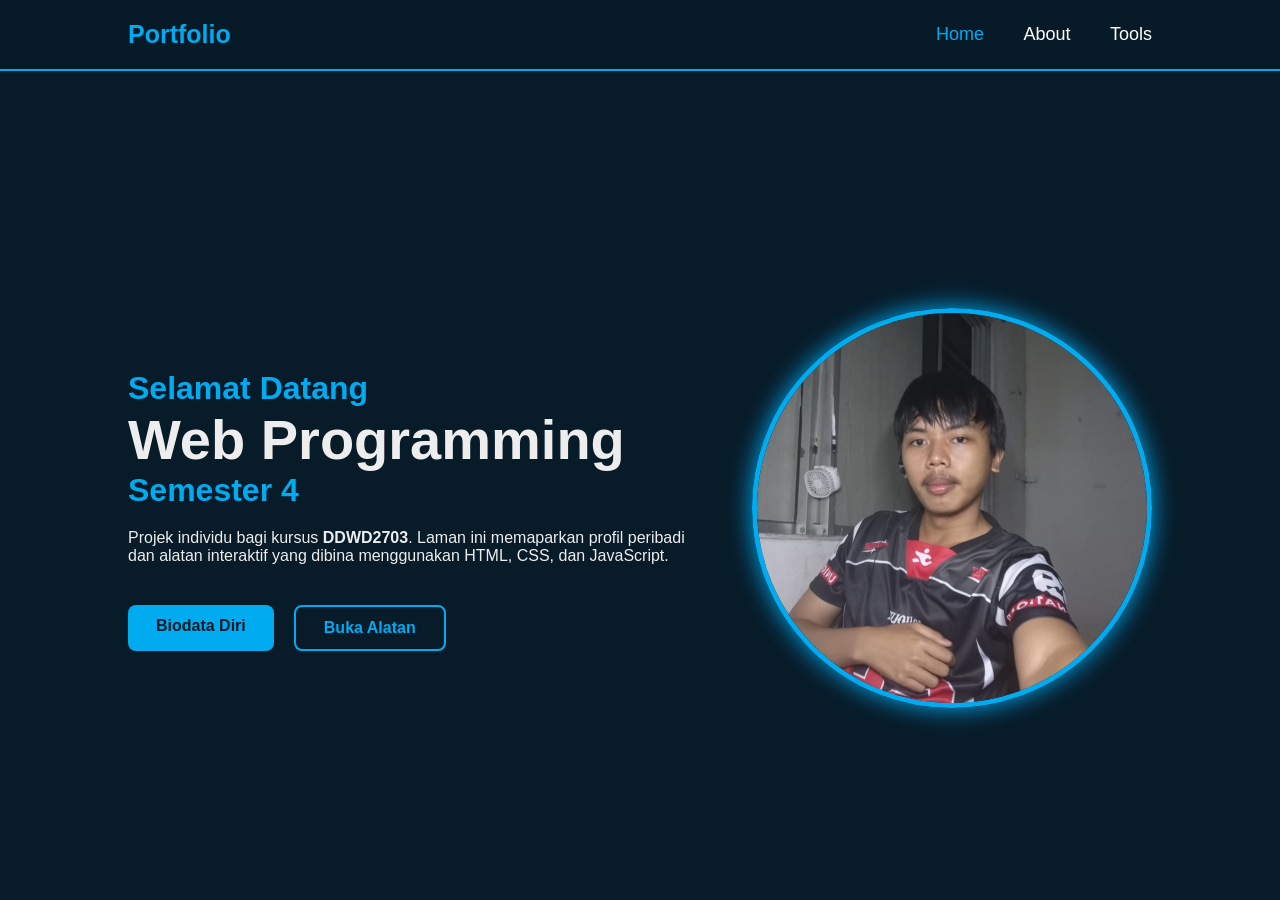
<file: index.html>
<!DOCTYPE html>
<html lang="ms">
<head>
    <meta charset="UTF-8">
    <meta name="viewport" content="width=device-width, initial-scale=1.0">
    <title>Home - Portfolio</title>
    <link rel="stylesheet" href="style.css">
</head>
<body>
    <header class="header">
        <a href="index.html" class="logo">Portfolio</a>
        <nav class="navbar">
            <a href="index.html" class="active">Home</a>
            <a href="personalinfo.html">About</a>
            <a href="tools.html">Tools</a>
        </nav>
    </header>

    <section class="home">
        <div class="home-content">
            <h3>Selamat Datang</h3>
            <h1>Web Programming</h1>
            <h3>Semester 4</h3>
            <p>Projek individu bagi kursus <b>DDWD2703</b>. Laman ini memaparkan profil peribadi dan alatan interaktif yang dibina menggunakan HTML, CSS, dan JavaScript.</p>
            <div class="btn-box">
                <a href="personalinfo.html" class="btn">Biodata Diri</a>
                <a href="tools.html" class="btn-outline">Buka Alatan</a>
            </div>
        </div>
        <div class="home-img">
            <img src="asset/image(1).jpeg" alt="Avatar Profile">
        </div>
    </section>
</body>
</html>
</file>
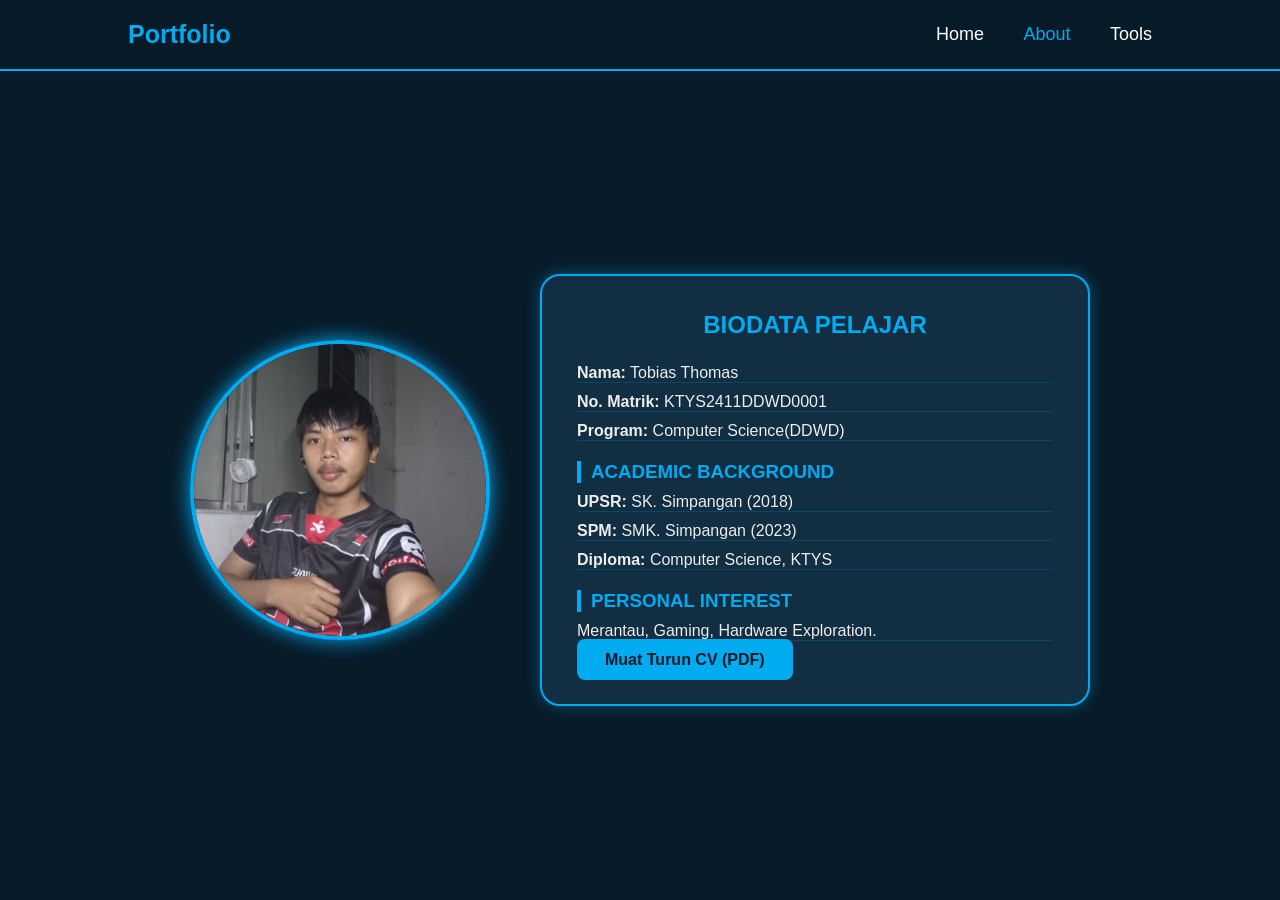
<file: personalinfo.html>
<!DOCTYPE html>
<html lang="ms">
<head>
    <meta charset="UTF-8">
    <meta name="viewport" content="width=device-width, initial-scale=1.0">
    <title>About - Portfolio</title>
    <link rel="stylesheet" href="style.css">
</head>
<body>
    <header class="header">
        <a href="index.html" class="logo">Portfolio</a>
        <nav class="navbar">
            <a href="index.html">Home</a>
            <a href="personalinfo.html" class="active">About</a>
            <a href="tools.html">Tools</a>
        </nav>
    </header>

    <section class="about-container">
        <div class="profile-frame">
            <img src="asset/image(1).jpeg" alt="Profile Picture" class="profile-img">
        </div>
        
        <div class="info-card">
            <h2 class="title-neon">BIODATA PELAJAR</h2>
            <div class="details">
                <p><strong>Nama:</strong> Tobias Thomas</p>
                <p><strong>No. Matrik:</strong> KTYS2411DDWD0001</p>
                <p><strong>Program:</strong> Computer Science(DDWD)</p>
            </div>

            <h3 class="sub-title">ACADEMIC BACKGROUND</h3>
            <div class="details">
                <p><strong>UPSR:</strong> SK. Simpangan (2018)</p>
                <p><strong>SPM:</strong> SMK. Simpangan (2023)</p>
                <p><strong>Diploma:</strong> Computer Science, KTYS</p>
            </div>

            <h3 class="sub-title">PERSONAL INTEREST</h3>
            <div class="details">
                <p>Merantau, Gaming, Hardware Exploration.</p>
            </div>

            <a href="asset/Resume(2).pdf" class="btn-cv">Muat Turun CV (PDF)</a>
        </div>
    </section>
</body>
</html>
</file>
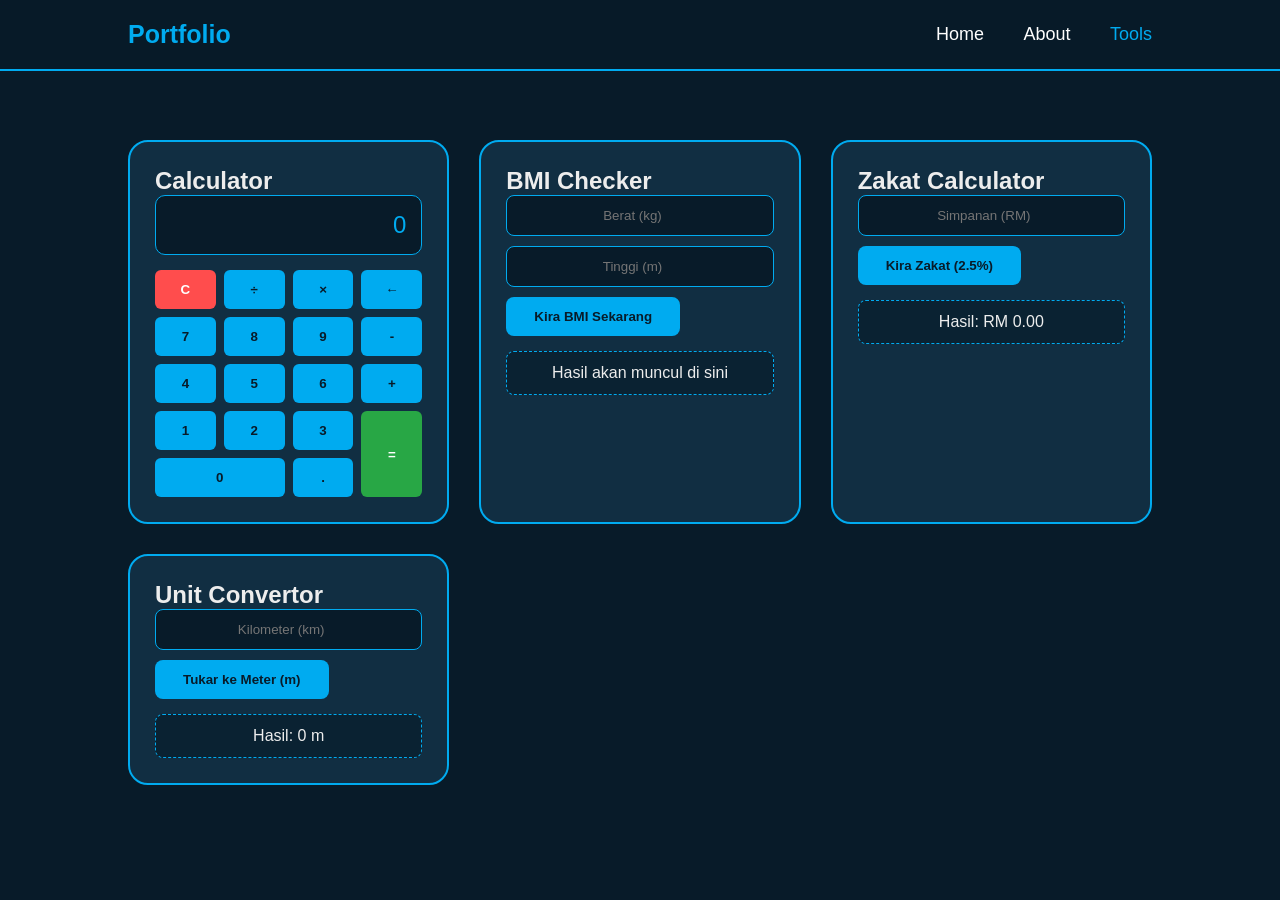
<file: tools.html>
<!DOCTYPE html>
<html lang="ms">
<head>
    <meta charset="UTF-8">
    <meta name="viewport" content="width=device-width, initial-scale=1.0">
    <title>Tools - Portfolio</title>
    <link rel="stylesheet" href="style.css">
</head>
<body>
    <header class="header">
        <a href="index.html" class="logo">Portfolio</a>
        <nav class="navbar">
            <a href="index.html">Home</a>
            <a href="personalinfo.html">About</a>
            <a href="tools.html" class="active">Tools</a>
        </nav>
    </header>

    <div class="tools-container">
        <div class="tool-card">
            <h2 class="tool-title">Calculator</h2>
            <input type="text" id="display" class="calc-screen" value="0" readonly>
            <div class="calc-buttons">
                <button class="btn-calc btn-red" onclick="clearDisplay()">C</button>
                <button class="btn-calc btn-op" onclick="addToDisplay('/')">÷</button>
                <button class="btn-calc btn-op" onclick="addToDisplay('*')">×</button>
                <button class="btn-calc btn-op" onclick="backspace()">←</button>
                <button class="btn-calc" onclick="addToDisplay('7')">7</button>
                <button class="btn-calc" onclick="addToDisplay('8')">8</button>
                <button class="btn-calc" onclick="addToDisplay('9')">9</button>
                <button class="btn-calc btn-op" onclick="addToDisplay('-')">-</button>
                <button class="btn-calc" onclick="addToDisplay('4')">4</button>
                <button class="btn-calc" onclick="addToDisplay('5')">5</button>
                <button class="btn-calc" onclick="addToDisplay('6')">6</button>
                <button class="btn-calc btn-op" onclick="addToDisplay('+')">+</button>
                <button class="btn-calc" onclick="addToDisplay('1')">1</button>
                <button class="btn-calc" onclick="addToDisplay('2')">2</button>
                <button class="btn-calc" onclick="addToDisplay('3')">3</button>
                <button class="btn-calc btn-green" onclick="calculateResult()">=</button>
                <button class="btn-calc btn-zero" onclick="addToDisplay('0')">0</button>
                <button class="btn-calc" onclick="addToDisplay('.')">.</button>
            </div>
        </div>

        <div class="tool-card">
            <h2 class="tool-title">BMI Checker</h2>
            <input type="number" id="w" class="tool-input" placeholder="Berat (kg)">
            <input type="number" id="h" class="tool-input" step="0.01" placeholder="Tinggi (m)">
            <button class="btn-tool" onclick="bmi()">Kira BMI Sekarang</button>
            <div id="res-bmi" class="tool-result">Hasil akan muncul di sini</div>
        </div>

        <div class="tool-card">
            <h2 class="tool-title">Zakat Calculator</h2>
            <input type="number" id="income" class="tool-input" placeholder="Simpanan (RM)">
            <button class="btn-tool" onclick="zakat()">Kira Zakat (2.5%)</button>
            <div id="res-zakat" class="tool-result">Hasil: RM 0.00</div>
        </div>

        <div class="tool-card">
            <h2 class="tool-title">Unit Convertor</h2>
            <input type="number" id="km" class="tool-input" placeholder="Kilometer (km)">
            <button class="btn-tool" onclick="convert()">Tukar ke Meter (m)</button>
            <div id="res-unit" class="tool-result">Hasil: 0 m</div>
        </div>
    </div>

    <script src="script.js"></script>
</body>
</html>
</file>
<file: style.css>
* {
    margin: 0;
    padding: 0;
    box-sizing: border-box;
    font-family: 'Poppins', sans-serif;
    text-decoration: none;
}

body {
    background: #081b29;
    color: #ededed;
}

.header {
    position: fixed;
    top: 0;
    left: 0;
    width: 100%;
    padding: 20px 10%;
    background: rgba(8, 27, 41, 0.95);
    display: flex;
    justify-content: space-between;
    align-items: center;
    z-index: 1000;
    border-bottom: 2px solid #00abf0;
}

.logo { font-size: 25px; color: #00abf0; font-weight: 700; }
.navbar a { font-size: 18px; color: #fff; margin-left: 35px; transition: .3s; }
.navbar a:hover, .navbar a.active { color: #00abf0; }

.home {
    display: flex;
    align-items: center;
    justify-content: space-between;
    min-height: 100vh;
    padding: 120px 10% 0;
    gap: 40px;
}

.home-content { max-width: 600px; }
.home-content h1 { font-size: 56px; font-weight: 700; }
.home-content h3 { font-size: 32px; color: #00abf0; }
.home-content p { margin: 20px 0 40px; }

.home-img img {
    width: 400px;
    height: 400px;
    border-radius: 50%;
    border: 5px solid #00abf0;
    box-shadow: 0 0 25px #00abf0;
    object-fit: cover;
}

.btn-box { display: flex; gap: 20px; }
.btn, .btn-cv, .btn-tool {
    padding: 12px 28px;
    background: #00abf0;
    border-radius: 8px;
    color: #081b29;
    font-weight: 600;
    border: none;
    cursor: pointer;
}
.btn-outline {
    padding: 12px 28px;
    border: 2px solid #00abf0;
    border-radius: 8px;
    color: #00abf0;
    font-weight: 600;
}

.about-container {
    display: flex;
    justify-content: center;
    align-items: center;
    min-height: 100vh;
    padding: 140px 10% 60px;
    gap: 50px;
}

.profile-frame {
    width: 300px;
    height: 300px;
    border-radius: 50%;
    border: 4px solid #00abf0;
    box-shadow: 0 0 20px #00abf0;
    overflow: hidden;
    flex-shrink: 0;
}

.profile-img { width: 100%; height: 100%; object-fit: cover; }

.info-card {
    background: #112e42;
    border: 2px solid #00abf0;
    border-radius: 20px;
    padding: 35px;
    width: 550px;
    box-shadow: 0 0 15px rgba(0, 171, 240, 0.4);
}

.title-neon { color: #00abf0; text-align: center; margin-bottom: 25px; }
.sub-title { color: #00abf0; border-left: 4px solid #00abf0; padding-left: 10px; margin-top: 20px; }

.details p { font-size: 16px; margin: 10px 0; border-bottom: 1px solid rgba(0, 171, 240, 0.2); }

.tools-container {
    display: grid;
    grid-template-columns: repeat(auto-fit, minmax(320px, 1fr));
    gap: 30px;
    padding: 140px 10% 60px;
}

.tool-card {
    background: #112e42;
    border: 2px solid #00abf0;
    border-radius: 20px;
    padding: 25px;
}

.calc-screen {
    width: 100%;
    background: #081b29;
    border: 1px solid #00abf0;
    color: #00abf0;
    padding: 15px;
    border-radius: 10px;
    text-align: right;
    font-size: 1.5rem;
    margin-bottom: 15px;
}

.calc-buttons { display: grid; grid-template-columns: repeat(4, 1fr); gap: 8px; }
.btn-calc { padding: 12px; background: #00abf0; color: #081b29; border-radius: 6px; border: none; font-weight: 700; }
.btn-red { background: #ff4d4d; color: white; }
.btn-green { background: #28a745; color: white; grid-row: span 2; }
.btn-zero { grid-column: span 2; }

.tool-input {
    width: 100%;
    background: #081b29;
    border: 1px solid #00abf0;
    color: white;
    padding: 12px;
    border-radius: 8px;
    margin-bottom: 10px;
    text-align: center;
}

.tool-result { margin-top: 15px; padding: 12px; background: rgba(8, 27, 41, 0.6); border: 1px dashed #00abf0; border-radius: 8px; text-align: center; }
</file>
